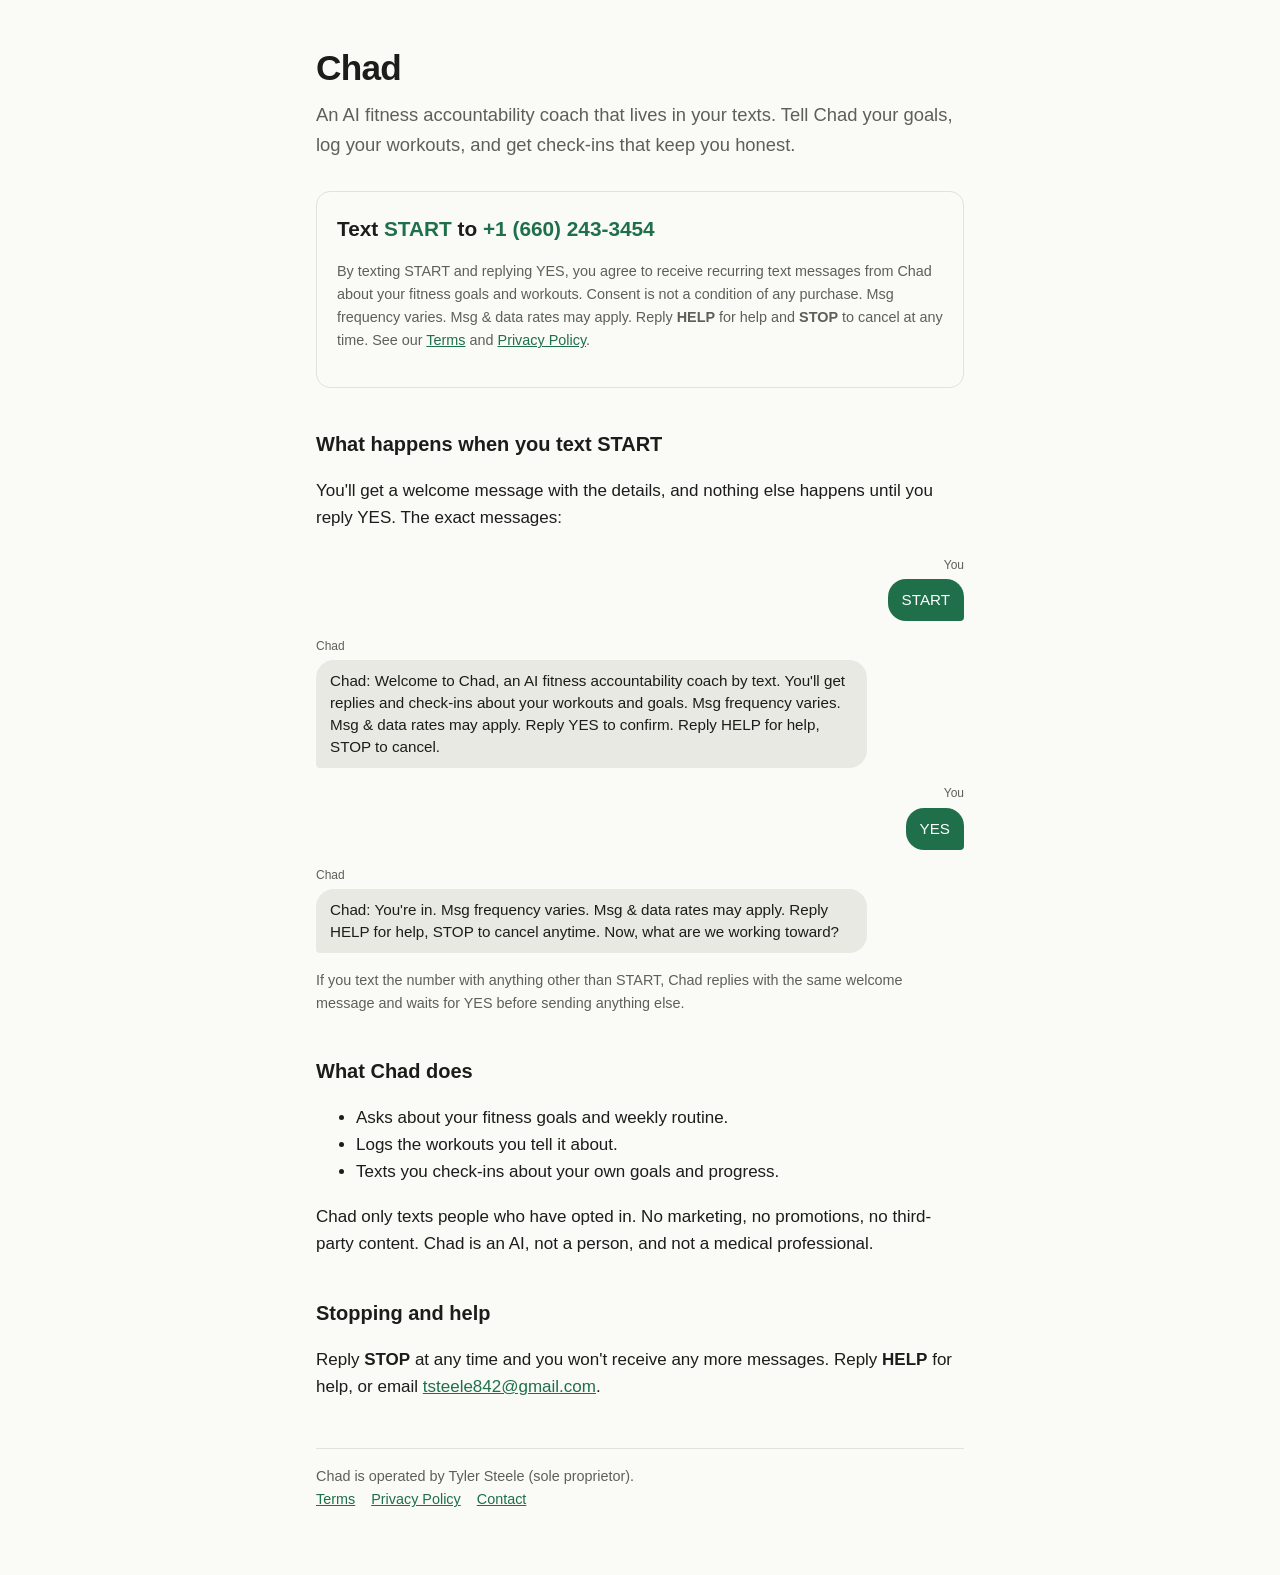
<file: index.html>
<!doctype html>
<html lang="en">
<head>
<meta charset="utf-8">
<meta name="viewport" content="width=device-width, initial-scale=1">
<title>Chad: AI fitness accountability by text</title>
<meta name="description" content="Chad is an AI fitness accountability coach you text. Text START to +1 (660) 243-3454 to join.">
<link rel="stylesheet" href="style.css">
</head>
<body>
<main>
  <h1>Chad</h1>
  <p class="lede">An AI fitness accountability coach that lives in your texts. Tell Chad your goals, log your workouts, and get check-ins that keep you honest.</p>

  <div class="cta">
    <strong>Text <span class="num">START</span> to <span class="num">+1 (660) 243-3454</span></strong>
    <p class="fine">By texting START and replying YES, you agree to receive recurring text messages from Chad about your fitness goals and workouts. Consent is not a condition of any purchase. Msg frequency varies. Msg &amp; data rates may apply. Reply <b>HELP</b> for help and <b>STOP</b> to cancel at any time. See our <a href="terms.html">Terms</a> and <a href="privacy.html">Privacy Policy</a>.</p>
  </div>

  <h2>What happens when you text START</h2>
  <p>You'll get a welcome message with the details, and nothing else happens until you reply YES. The exact messages:</p>

  <div class="thread">
    <div class="who right">You</div>
    <div class="msg out">START</div>
    <div class="who">Chad</div>
    <div class="msg in">Chad: Welcome to Chad, an AI fitness accountability coach by text. You'll get replies and check-ins about your workouts and goals. Msg frequency varies. Msg &amp; data rates may apply. Reply YES to confirm. Reply HELP for help, STOP to cancel.</div>
    <div class="who right">You</div>
    <div class="msg out">YES</div>
    <div class="who">Chad</div>
    <div class="msg in">Chad: You're in. Msg frequency varies. Msg &amp; data rates may apply. Reply HELP for help, STOP to cancel anytime. Now, what are we working toward?</div>
  </div>

  <p class="fine">If you text the number with anything other than START, Chad replies with the same welcome message and waits for YES before sending anything else.</p>

  <h2>What Chad does</h2>
  <ul>
    <li>Asks about your fitness goals and weekly routine.</li>
    <li>Logs the workouts you tell it about.</li>
    <li>Texts you check-ins about your own goals and progress.</li>
  </ul>
  <p>Chad only texts people who have opted in. No marketing, no promotions, no third-party content. Chad is an AI, not a person, and not a medical professional.</p>

  <h2>Stopping and help</h2>
  <p>Reply <b>STOP</b> at any time and you won't receive any more messages. Reply <b>HELP</b> for help, or email <a href="mailto:tsteele842@gmail.com">tsteele842@gmail.com</a>.</p>

  <nav>
    Chad is operated by Tyler Steele (sole proprietor).<br>
    <a href="terms.html">Terms</a><a href="privacy.html">Privacy Policy</a><a href="mailto:tsteele842@gmail.com">Contact</a>
  </nav>
</main>
</body>
</html>
</file>
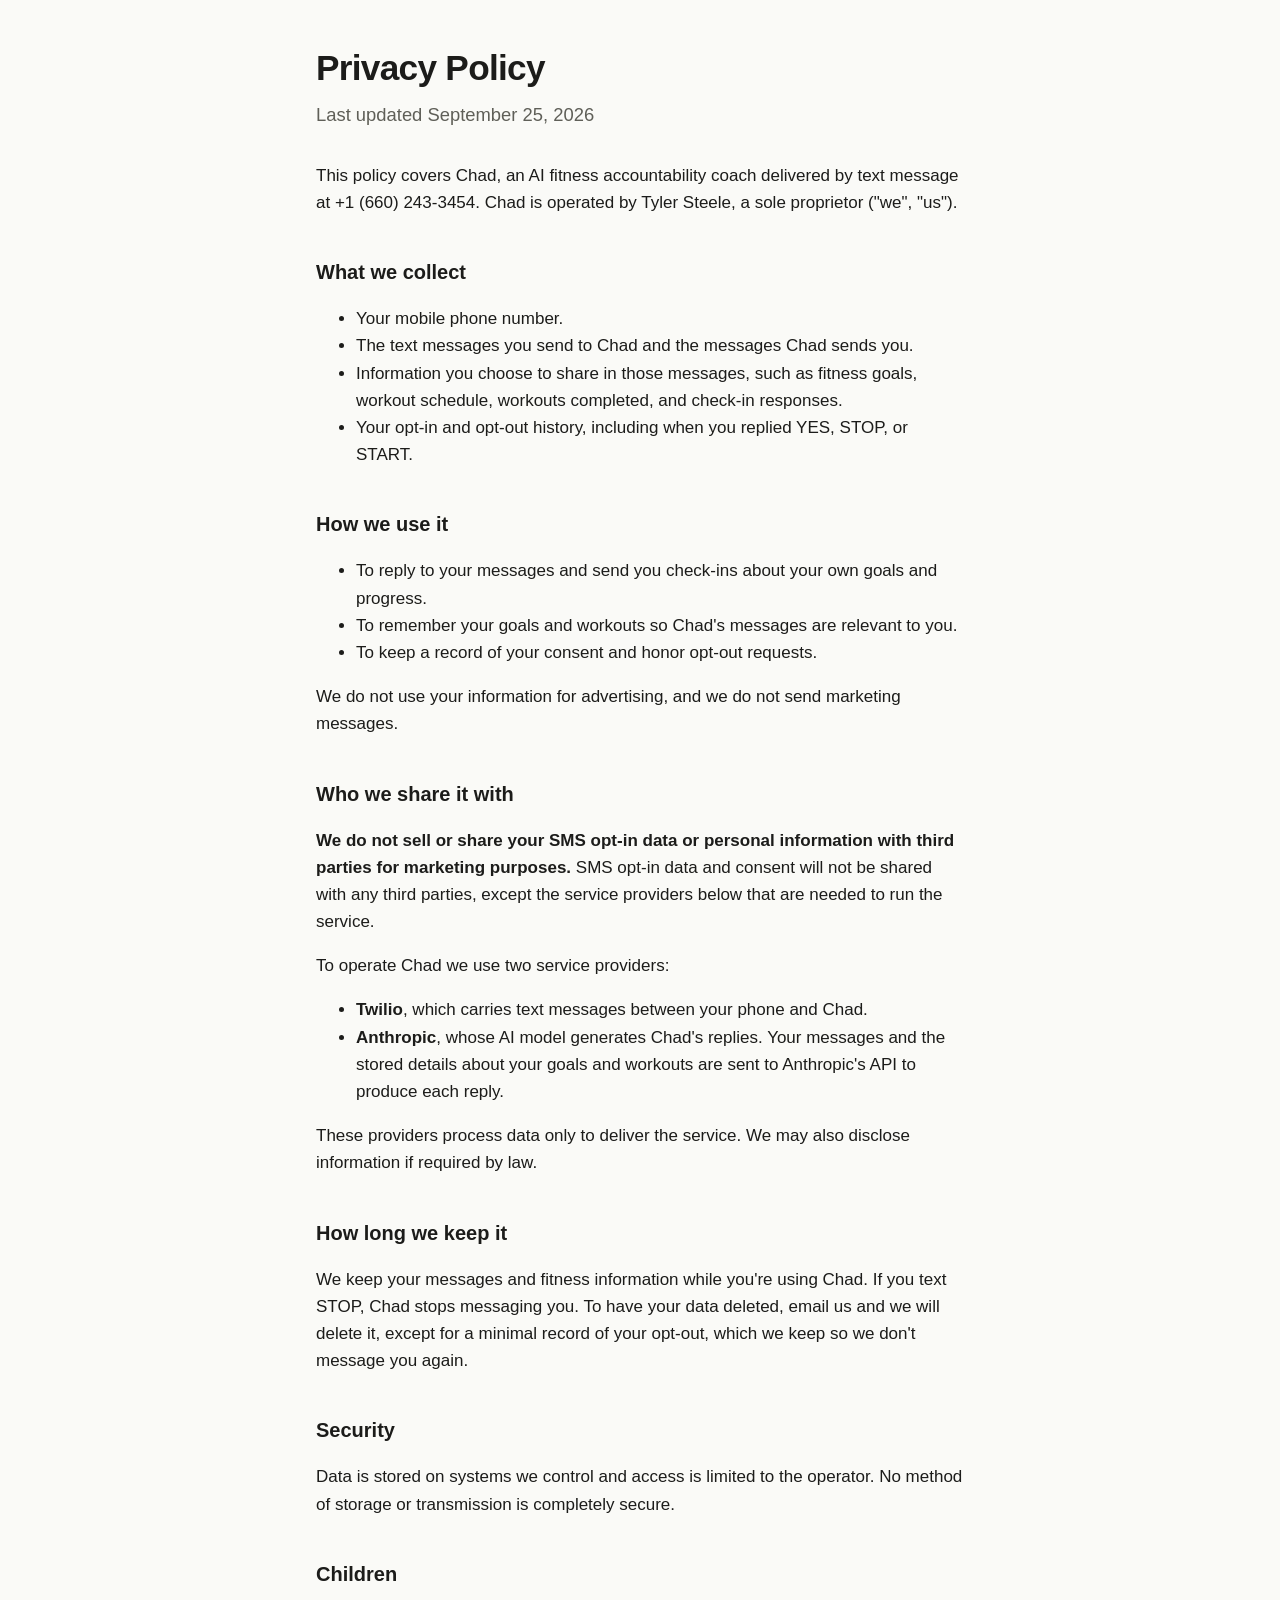
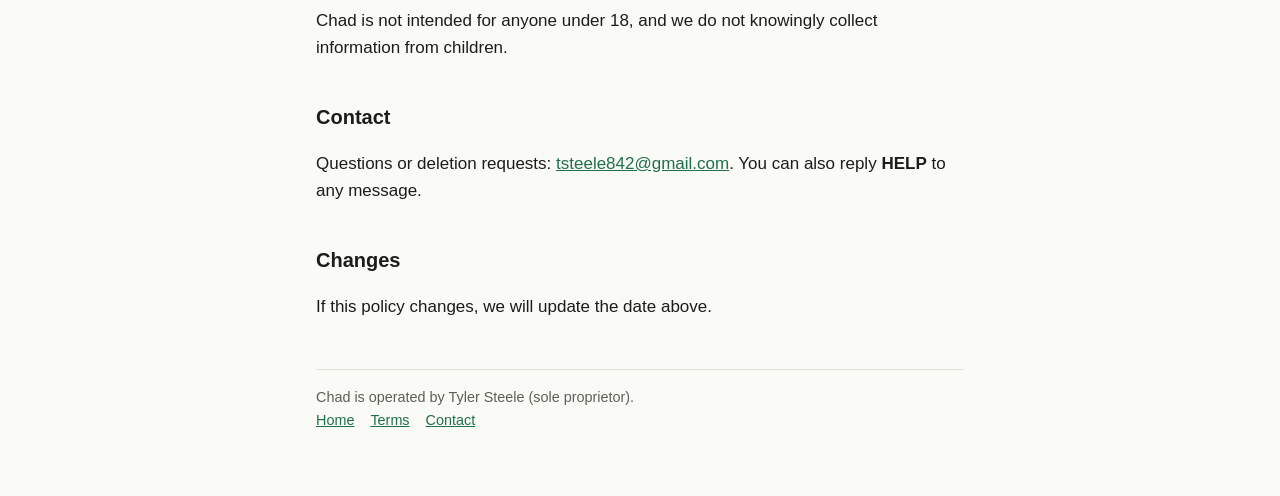
<file: privacy.html>
<!doctype html>
<html lang="en">
<head>
<meta charset="utf-8">
<meta name="viewport" content="width=device-width, initial-scale=1">
<title>Chad: Privacy Policy</title>
<link rel="stylesheet" href="style.css">
</head>
<body>
<main>
  <h1>Privacy Policy</h1>
  <p class="lede">Last updated September 25, 2026</p>

  <p>This policy covers Chad, an AI fitness accountability coach delivered by text message at +1 (660) 243-3454. Chad is operated by Tyler Steele, a sole proprietor ("we", "us").</p>

  <h2>What we collect</h2>
  <ul>
    <li>Your mobile phone number.</li>
    <li>The text messages you send to Chad and the messages Chad sends you.</li>
    <li>Information you choose to share in those messages, such as fitness goals, workout schedule, workouts completed, and check-in responses.</li>
    <li>Your opt-in and opt-out history, including when you replied YES, STOP, or START.</li>
  </ul>

  <h2>How we use it</h2>
  <ul>
    <li>To reply to your messages and send you check-ins about your own goals and progress.</li>
    <li>To remember your goals and workouts so Chad's messages are relevant to you.</li>
    <li>To keep a record of your consent and honor opt-out requests.</li>
  </ul>
  <p>We do not use your information for advertising, and we do not send marketing messages.</p>

  <h2>Who we share it with</h2>
  <p><strong>We do not sell or share your SMS opt-in data or personal information with third parties for marketing purposes.</strong> SMS opt-in data and consent will not be shared with any third parties, except the service providers below that are needed to run the service.</p>
  <p>To operate Chad we use two service providers:</p>
  <ul>
    <li><strong>Twilio</strong>, which carries text messages between your phone and Chad.</li>
    <li><strong>Anthropic</strong>, whose AI model generates Chad's replies. Your messages and the stored details about your goals and workouts are sent to Anthropic's API to produce each reply.</li>
  </ul>
  <p>These providers process data only to deliver the service. We may also disclose information if required by law.</p>

  <h2>How long we keep it</h2>
  <p>We keep your messages and fitness information while you're using Chad. If you text STOP, Chad stops messaging you. To have your data deleted, email us and we will delete it, except for a minimal record of your opt-out, which we keep so we don't message you again.</p>

  <h2>Security</h2>
  <p>Data is stored on systems we control and access is limited to the operator. No method of storage or transmission is completely secure.</p>

  <h2>Children</h2>
  <p>Chad is not intended for anyone under 18, and we do not knowingly collect information from children.</p>

  <h2>Contact</h2>
  <p>Questions or deletion requests: <a href="mailto:tsteele842@gmail.com">tsteele842@gmail.com</a>. You can also reply <b>HELP</b> to any message.</p>

  <h2>Changes</h2>
  <p>If this policy changes, we will update the date above.</p>

  <nav>
    Chad is operated by Tyler Steele (sole proprietor).<br>
    <a href="index.html">Home</a><a href="terms.html">Terms</a><a href="mailto:tsteele842@gmail.com">Contact</a>
  </nav>
</main>
</body>
</html>
</file>
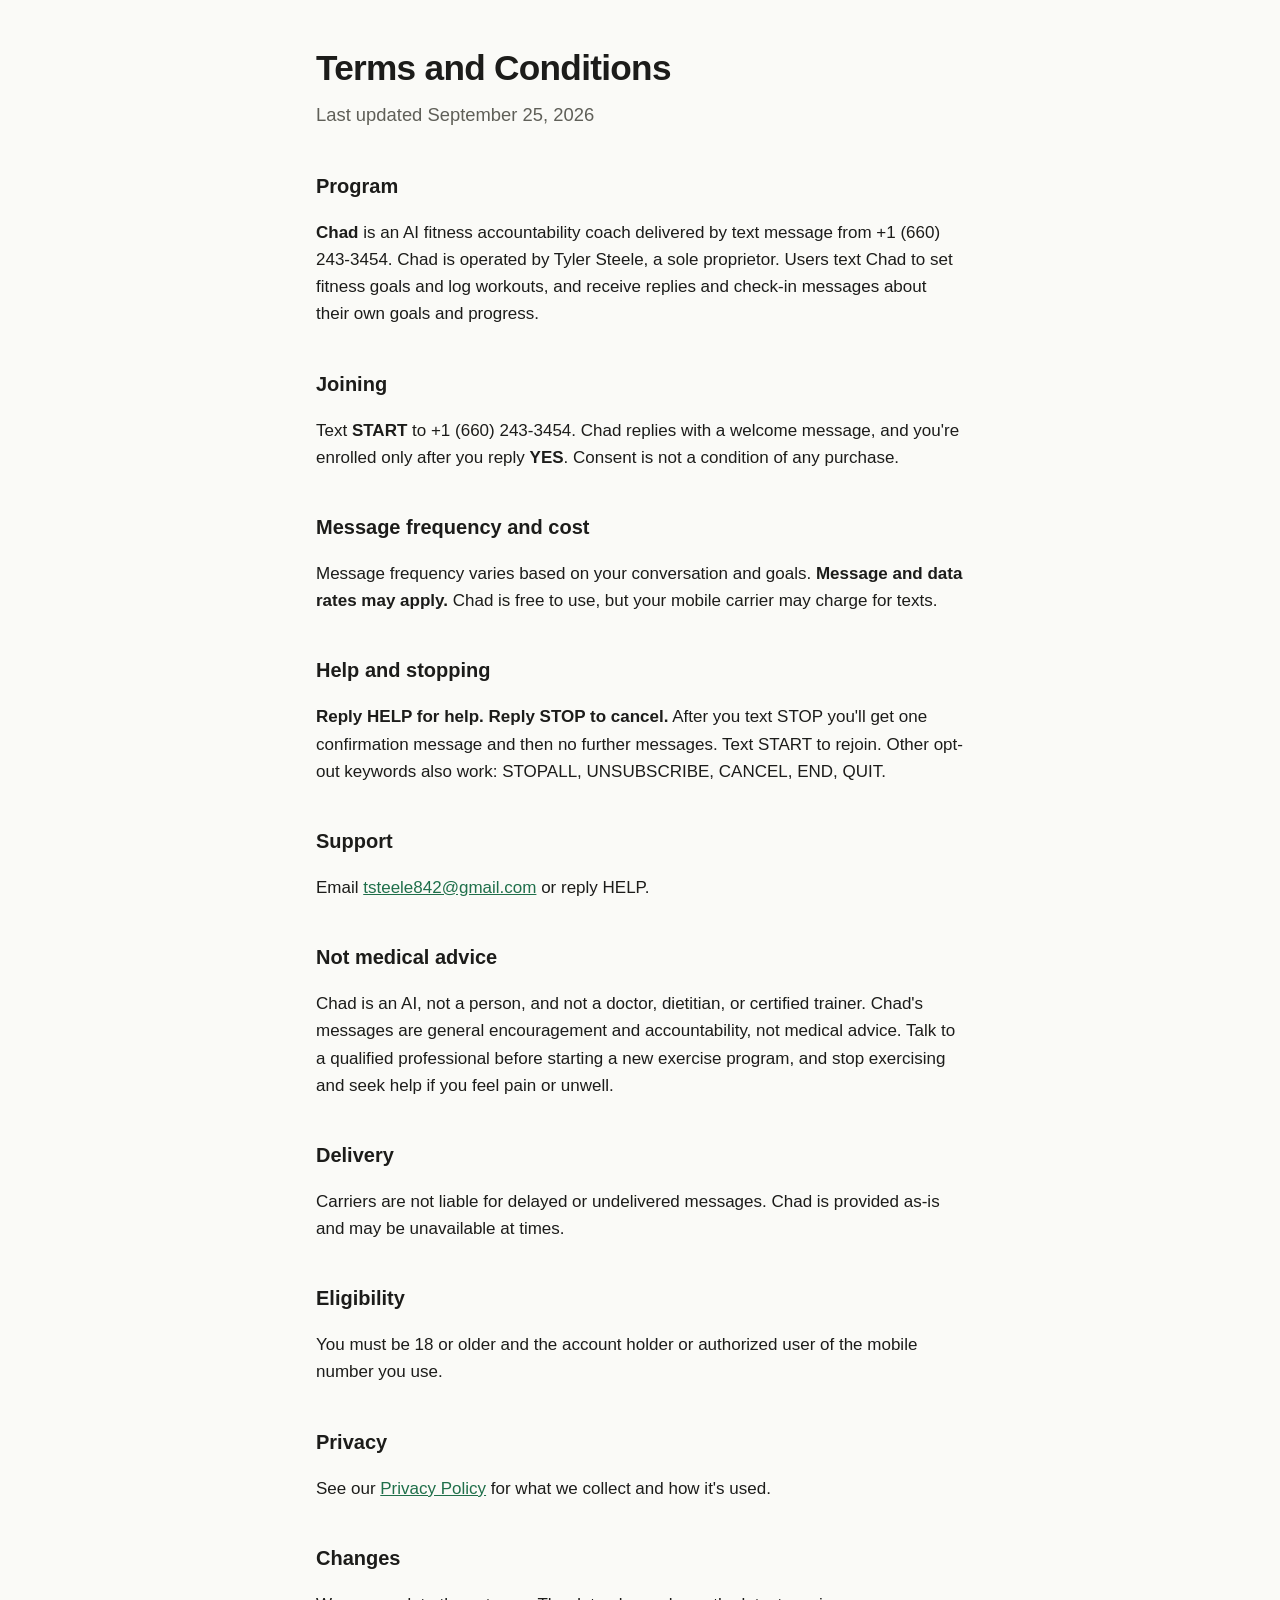
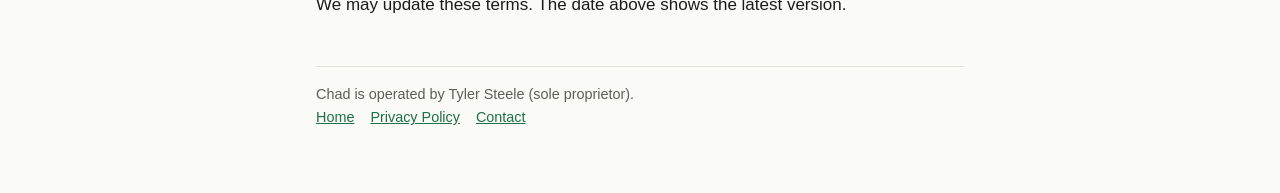
<file: terms.html>
<!doctype html>
<html lang="en">
<head>
<meta charset="utf-8">
<meta name="viewport" content="width=device-width, initial-scale=1">
<title>Chad: Terms and Conditions</title>
<link rel="stylesheet" href="style.css">
</head>
<body>
<main>
  <h1>Terms and Conditions</h1>
  <p class="lede">Last updated September 25, 2026</p>

  <h2>Program</h2>
  <p><strong>Chad</strong> is an AI fitness accountability coach delivered by text message from +1 (660) 243-3454. Chad is operated by Tyler Steele, a sole proprietor. Users text Chad to set fitness goals and log workouts, and receive replies and check-in messages about their own goals and progress.</p>

  <h2>Joining</h2>
  <p>Text <strong>START</strong> to +1 (660) 243-3454. Chad replies with a welcome message, and you're enrolled only after you reply <strong>YES</strong>. Consent is not a condition of any purchase.</p>

  <h2>Message frequency and cost</h2>
  <p>Message frequency varies based on your conversation and goals. <strong>Message and data rates may apply.</strong> Chad is free to use, but your mobile carrier may charge for texts.</p>

  <h2>Help and stopping</h2>
  <p><b>Reply HELP for help.</b> <b>Reply STOP to cancel.</b> After you text STOP you'll get one confirmation message and then no further messages. Text START to rejoin. Other opt-out keywords also work: STOPALL, UNSUBSCRIBE, CANCEL, END, QUIT.</p>

  <h2>Support</h2>
  <p>Email <a href="mailto:tsteele842@gmail.com">tsteele842@gmail.com</a> or reply HELP.</p>

  <h2>Not medical advice</h2>
  <p>Chad is an AI, not a person, and not a doctor, dietitian, or certified trainer. Chad's messages are general encouragement and accountability, not medical advice. Talk to a qualified professional before starting a new exercise program, and stop exercising and seek help if you feel pain or unwell.</p>

  <h2>Delivery</h2>
  <p>Carriers are not liable for delayed or undelivered messages. Chad is provided as-is and may be unavailable at times.</p>

  <h2>Eligibility</h2>
  <p>You must be 18 or older and the account holder or authorized user of the mobile number you use.</p>

  <h2>Privacy</h2>
  <p>See our <a href="privacy.html">Privacy Policy</a> for what we collect and how it's used.</p>

  <h2>Changes</h2>
  <p>We may update these terms. The date above shows the latest version.</p>

  <nav>
    Chad is operated by Tyler Steele (sole proprietor).<br>
    <a href="index.html">Home</a><a href="privacy.html">Privacy Policy</a><a href="mailto:tsteele842@gmail.com">Contact</a>
  </nav>
</main>
</body>
</html>
</file>
<file: style.css>
:root {
  --bg: #fafaf7;
  --fg: #1c1c1a;
  --muted: #5f5f58;
  --line: #e2e1da;
  --accent: #1f6f4a;
  --bubble-in: #e9e9e4;
  --bubble-out: #1f6f4a;
  --bubble-out-fg: #ffffff;
}
@media (prefers-color-scheme: dark) {
  :root {
    --bg: #151514;
    --fg: #ecebe6;
    --muted: #a3a29a;
    --line: #2c2c29;
    --accent: #5fc493;
    --bubble-in: #2a2a27;
    --bubble-out: #2f8a5e;
    --bubble-out-fg: #ffffff;
  }
}
* { box-sizing: border-box; }
body {
  margin: 0;
  background: var(--bg);
  color: var(--fg);
  font: 17px/1.6 -apple-system, BlinkMacSystemFont, "Segoe UI", Roboto, Helvetica, Arial, sans-serif;
}
main { max-width: 680px; margin: 0 auto; padding: 48px 16px 64px; }
h1 { font-size: 2.2rem; line-height: 1.15; margin: 0 0 12px; letter-spacing: -0.02em; }
h2 { font-size: 1.25rem; margin: 40px 0 8px; }
p, li { color: var(--fg); }
.lede { font-size: 1.15rem; color: var(--muted); margin: 0 0 32px; }
.cta {
  border: 1px solid var(--line);
  border-radius: 14px;
  padding: 20px;
  margin: 24px 0;
}
.cta strong { font-size: 1.3rem; }
.cta .num { color: var(--accent); white-space: nowrap; }
.fine { font-size: 0.9rem; color: var(--muted); }
.thread { display: flex; flex-direction: column; gap: 8px; margin: 16px 0; }
.msg { max-width: 85%; padding: 10px 14px; border-radius: 18px; font-size: 0.95rem; line-height: 1.45; }
.msg.in { align-self: flex-start; background: var(--bubble-in); border-bottom-left-radius: 4px; }
.msg.out { align-self: flex-end; background: var(--bubble-out); color: var(--bubble-out-fg); border-bottom-right-radius: 4px; }
.who { font-size: 0.75rem; color: var(--muted); margin: 8px 0 -4px; }
.who.right { align-self: flex-end; }
a { color: var(--accent); }
nav { margin-top: 48px; padding-top: 16px; border-top: 1px solid var(--line); font-size: 0.9rem; color: var(--muted); }
nav a { margin-right: 16px; }
</file>
